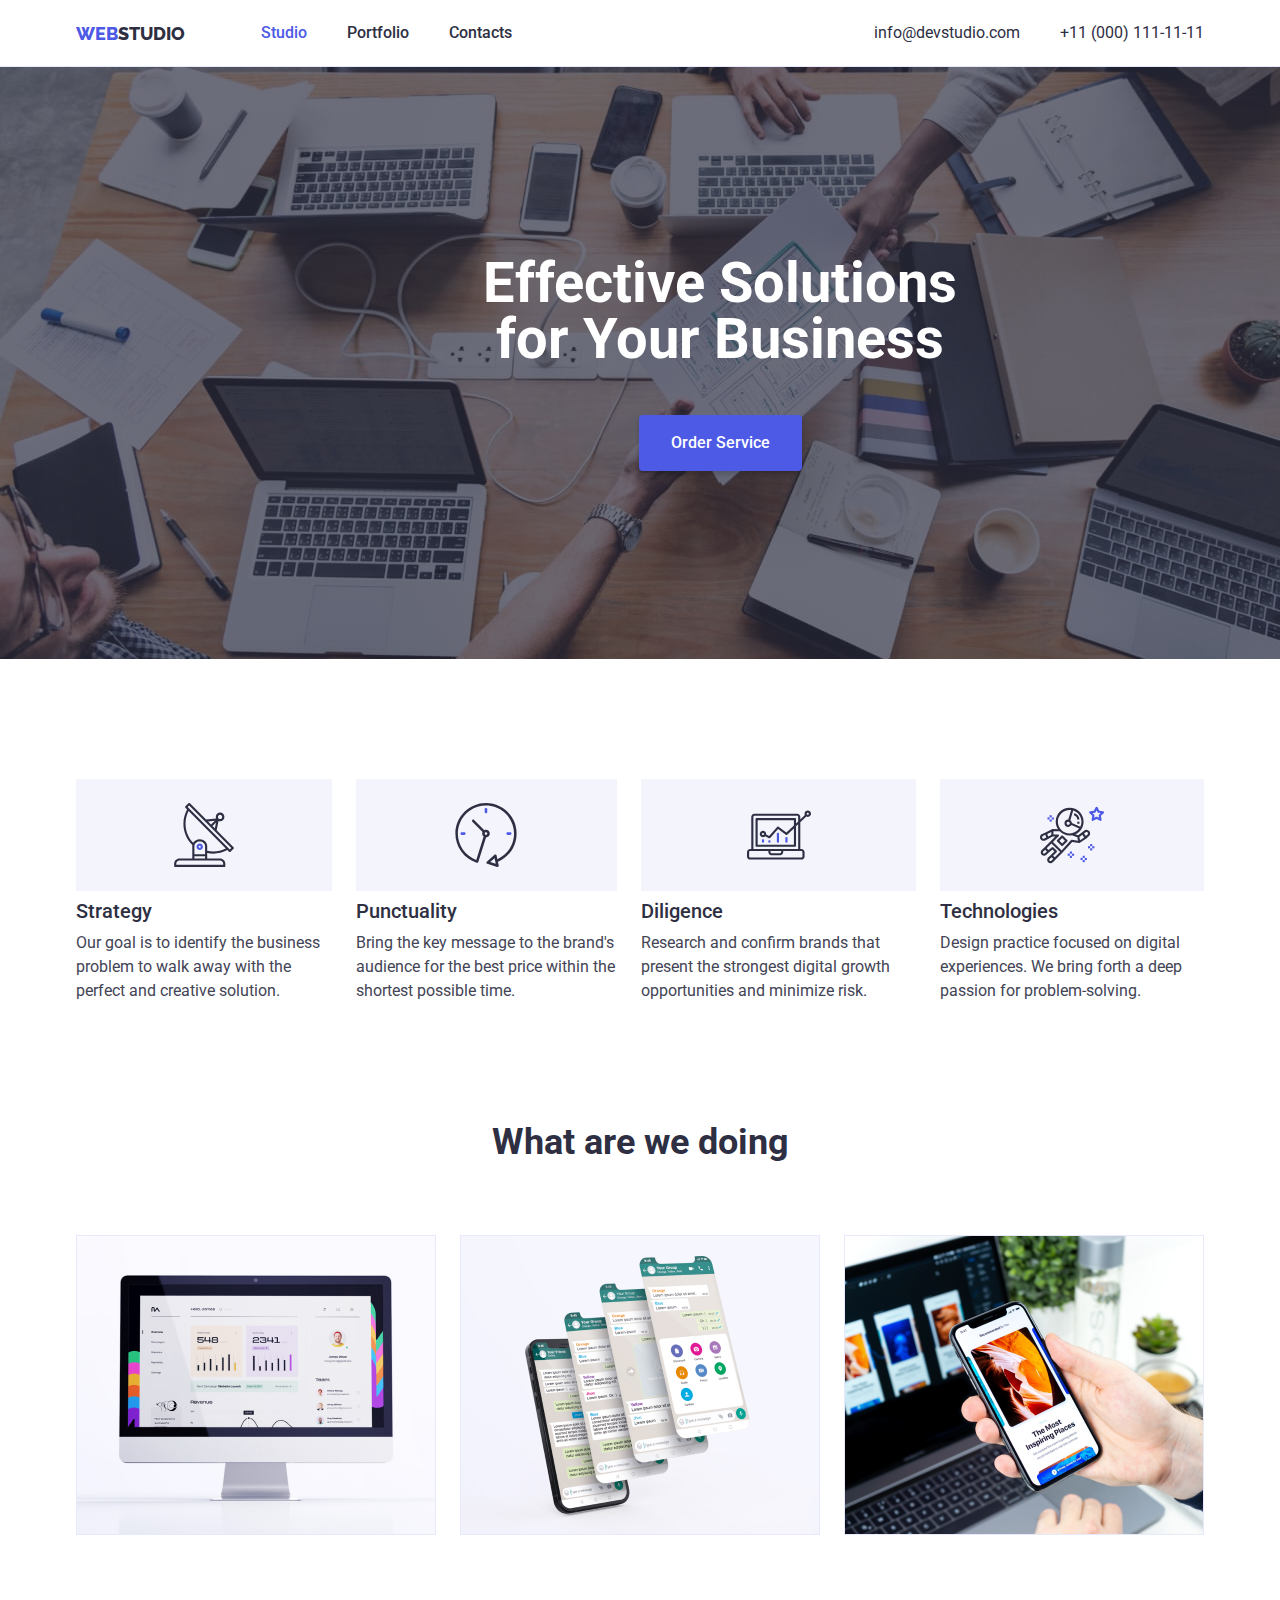
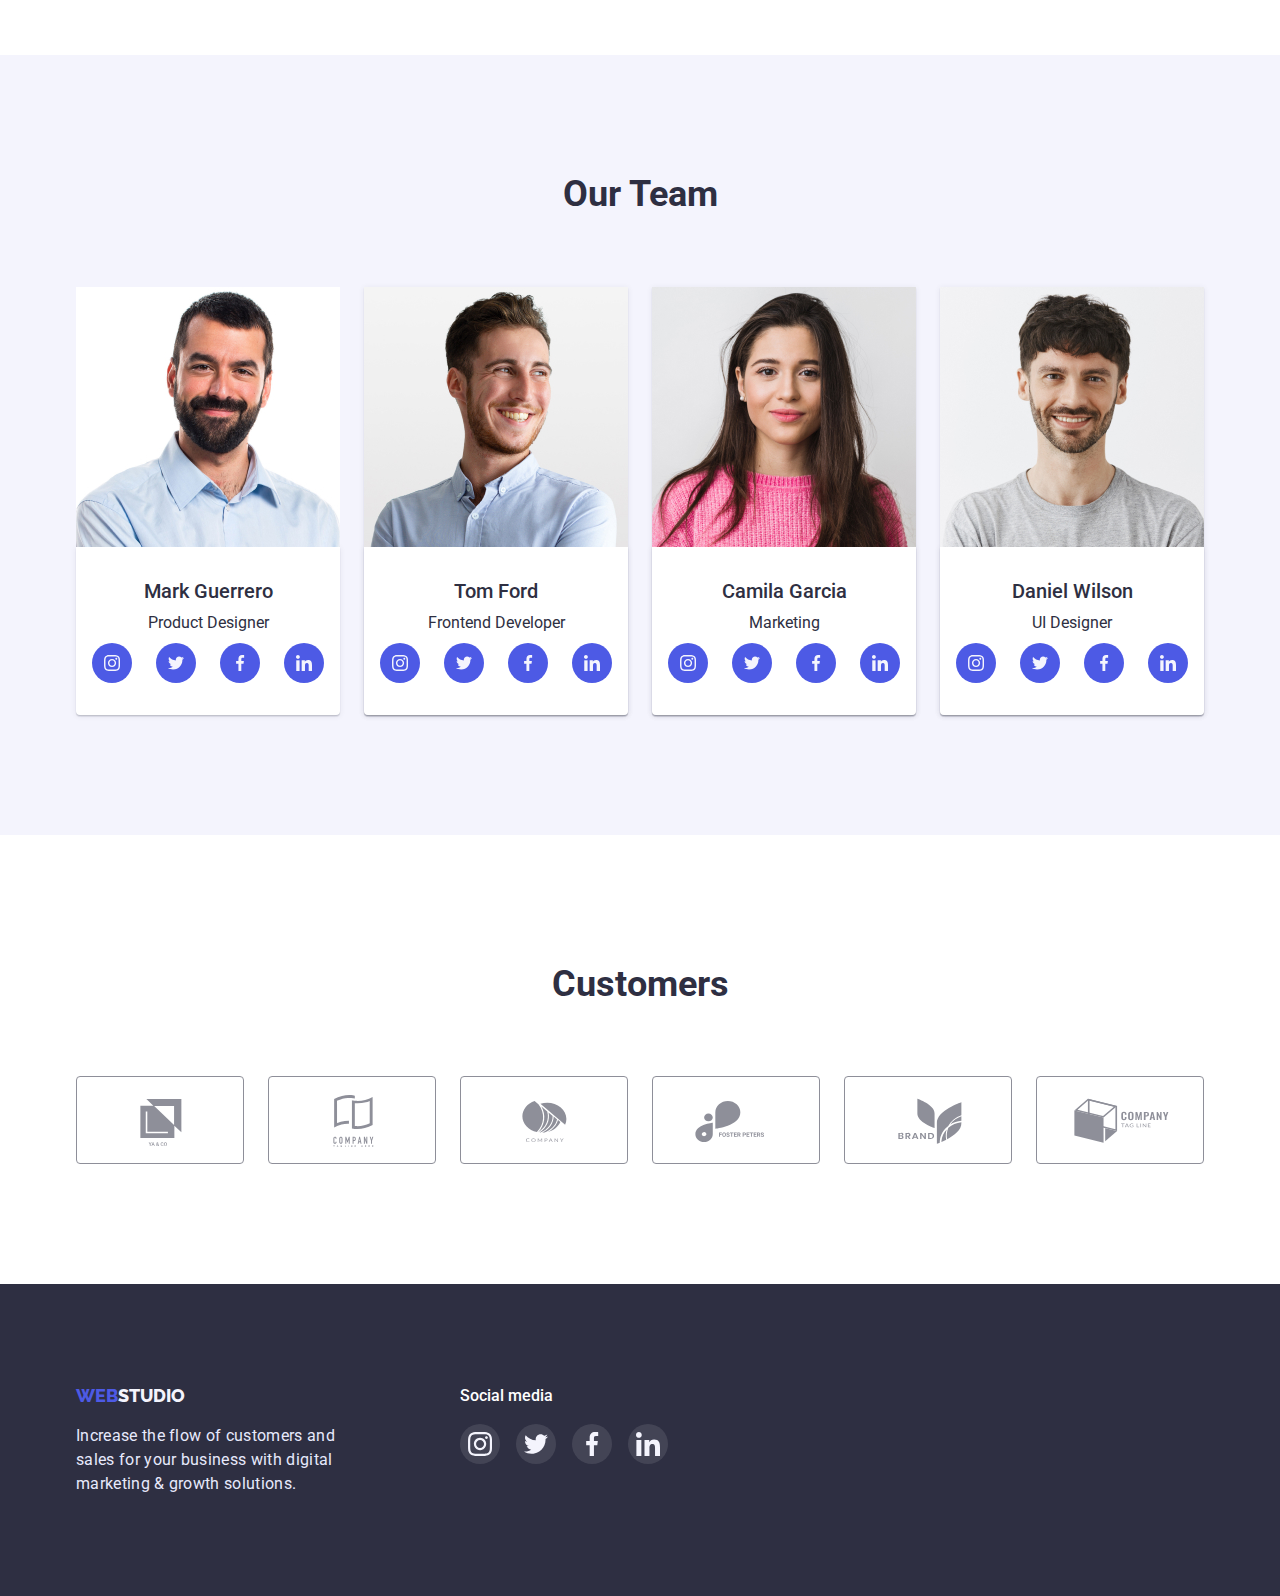
<file: index.html>
<!DOCTYPE html>
<html lang="en">
  <head>
    <meta charset="UTF-8" />
    <meta http-equiv="X-UA-Compatible" content="IE=edge" />
    <meta name="viewport" content="width=device-width, initial-scale=1.0" />
    <title>Document</title>

    <link
      rel="stylesheet"
      href="https://cdn.jsdelivr.net/npm/modern-normalize@1.1.0/modern-normalize.min.css"
    />

    <link
      href="https://fonts.googleapis.com/css2?family=Raleway:wght@800&family=Roboto:wght@400;500;700;900&display=swap"
      rel="stylesheet"
    />

    <link rel="stylesheet" href="./css/styles.css" />
  </head>
  <body>
    <header class="header-block">
      <div class="container header-container-blok">
        <nav class="header-container">
          <a href="index.html" class="logo-decoretion">
            <span class="logo">web</span
            ><span class="logo logo-black">studio</span></a
          >
          <ul class="link-block">
            <li><a class="link, current" href="./index.html">Studio</a></li>
            <li><a class="link" href="./portfolio.html">Portfolio</a></li>
            <li><a class="link" href="">Contacts</a></li>
          </ul>
        </nav>
        <ul class="contacts-block">
          <li>
            <a class="contacts" href="meilto:info@devstudio.com"
              >info@devstudio.com</a
            >
          </li>
          <li>
            <a class="contacts" href="tel:+110001111111">+11 (000) 111-11-11</a>
          </li>
        </ul>
      </div>
    </header>
    <main>
      <!--hero image-->

      <section class="hero">
        <div class="container hero-background">
          <h1 class="hero-name">Effective Solutions for Your Business</h1>
          <button type="button" class="hero-button">Order Service</button>
        </div>
      </section>

      <!--section 1-->
      <section class="section">
        <h2 hidden class="visuallyhidden">Title</h2>
        <ul class="link-style container">
          <li class="link-style-background">
            <div class="icon-link">
              <svg class="" width="64" height="64">
                <use href="./images/icons.svg#icon-antenna"></use>
              </svg>
            </div>
            <h3 class="feature">Strategy</h3>
            <p class="feature-text">
              Our goal is to identify the business problem to walk away with the
              perfect and creative solution.
            </p>
          </li>
          <li class="link-style-background">
            <div class="icon-link">
              <svg class="" width="64" height="64">
                <use href="./images/icons.svg#icon-clock"></use>
              </svg>
            </div>
            <h3 class="feature">Punctuality</h3>
            <p class="feature-text">
              Bring the key message to the brand's audience for the best price
              within the shortest possible time.
            </p>
          </li>
          <li class="link-style-background">
            <div class="icon-link">
              <svg class="" width="64" height="64">
                <use href="./images/icons.svg#icon-diagram"></use>
              </svg>
            </div>
            <h3 class="feature">Diligence</h3>
            <p class="feature-text">
              Research and confirm brands that present the strongest digital
              growth opportunities and minimize risk.
            </p>
          </li>
          <li class="link-style-background">
            <div class="icon-link">
              <svg class="" width="64" height="64">
                <use href="./images/icons.svg#icon-astronaut"></use>
              </svg>
            </div>
            <h3 class="feature">Technologies</h3>
            <p class="feature-text">
              Design practice focused on digital experiences. We bring forth a
              deep passion for problem-solving.
            </p>
          </li>
        </ul>
      </section>
      <!--section 2-->
      <section class="section-two section">
        <div class="container">
          <h2 class="section-name">What are we doing</h2>
          <ul class="img-block">
            <li class="team-card-one">
              <img
                src="./images/img1.jpg"
                alt="img1"
                width="360"
                height="300"
              />
            </li>
            <li class="img-block-link">
              <img
                src="./images/img2.jpg"
                alt="img2"
                width="360"
                height="300"
              />
            </li>
            <li class="img-block-link">
              <img
                src="./images/img3.jpg"
                alt="img3"
                width="360"
                height="300"
              />
            </li>
          </ul>
        </div>
      </section>
      <!--selection 3-->
      <section class="team-section">
        <div class="container section">
          <h2 class="section-name">Our Team</h2>

          <ul class="team-block">
            <li class="team-card-one">
              <img
                src="./images/img-3.jpg"
                alt="Mark"
                width="264"
                height="260"
              />
              <div class="team-wrapper">
                <h3 class="subtitle">Mark Guerrero</h3>
                <p class="text">Product Designer</p>
                <ul class="socials list">
                  <li>
                    <a
                      class="link-social"
                      href="https://www.instagram.com/"
                      aria-label="instagram"
                      target="_blank"
                      rel="noopener norefrrer"
                    >
                      <svg class="socials-icon" width="16" height="16">
                        <use href="./images/icons.svg#icon-instagram"></use>
                      </svg>
                    </a>
                  </li>
                  <li>
                    <a
                      class="link-social"
                      href="https://twitter.com"
                      aria-label="twitter"
                      target="_blank"
                      rel="noopener norefrrer"
                    >
                      <svg class="socials-icon" width="16" height="16">
                        <use href="./images/icons.svg#icon-twitter"></use>
                      </svg>
                    </a>
                  </li>
                  <li>
                    <a
                      class="link-social"
                      href="https://www.facebook.com/"
                      aria-label="facebook"
                      target="_blank"
                      rel="noopener norefrrer"
                      ><svg class="socials-icon" width="16" height="16">
                        <use href="./images/icons.svg#icon-facebook"></use>
                      </svg>
                    </a>
                  </li>
                  <li>
                    <a
                      class="link-social"
                      href="https://linkedin.com"
                      aria-label="linkedin"
                      target="_blank"
                      rel="noopener norefrrer"
                    >
                      <svg class="socials-icon" width="16" height="16">
                        <use href="./images/icons.svg#icon-linkedin"></use>
                      </svg>
                    </a>
                  </li>
                </ul>
              </div>
            </li>
            <li class="team-card">
              <img
                src="./images/img-2.jpg"
                alt="Tom"
                width="264"
                height="260"
              />
              <div class="team-wrapper">
                <h3 class="subtitle">Tom Ford</h3>
                <p class="text">Frontend Developer</p>
                <ul class="socials list">
                  <li>
                    <a
                      class="link-social"
                      href="https://www.instagram.com/"
                      aria-label="instagram"
                      target="_blank"
                      rel="noopener norefrrer"
                    >
                      <svg class="socials-icon" width="16" height="16">
                        <use href="./images/icons.svg#icon-instagram"></use>
                      </svg>
                    </a>
                  </li>
                  <li>
                    <a
                      class="link-social"
                      href="https://twitter.com"
                      aria-label="twitter"
                      target="_blank"
                      rel="noopener norefrrer"
                    >
                      <svg class="socials-icon" width="16" height="16">
                        <use href="./images/icons.svg#icon-twitter"></use>
                      </svg>
                    </a>
                  </li>
                  <li>
                    <a
                      class="link-social"
                      href="https://www.facebook.com/"
                      aria-label="facebook"
                      target="_blank"
                      rel="noopener norefrrer"
                      ><svg class="socials-icon" width="16" height="16">
                        <use href="./images/icons.svg#icon-facebook"></use>
                      </svg>
                    </a>
                  </li>
                  <li>
                    <a
                      class="link-social"
                      href="https://linkedin.com"
                      aria-label="linkedin"
                      target="_blank"
                      rel="noopener norefrrer"
                    >
                      <svg class="socials-icon" width="16" height="16">
                        <use href="./images/icons.svg#icon-linkedin"></use>
                      </svg>
                    </a>
                  </li>
                </ul>
              </div>
            </li>
            <li class="team-card">
              <img
                src="./images/img-1.jpg"
                alt="Camila"
                width="264"
                height="260"
              />
              <div class="team-wrapper">
                <h3 class="subtitle">Camila Garcia</h3>
                <p class="text">Marketing</p>
                <ul class="socials list">
                  <li>
                    <a
                      class="link-social"
                      href="https://www.instagram.com/"
                      aria-label="instagram"
                      target="_blank"
                      rel="noopener norefrrer"
                    >
                      <svg class="socials-icon" width="16" height="16">
                        <use href="./images/icons.svg#icon-instagram"></use>
                      </svg>
                    </a>
                  </li>
                  <li>
                    <a
                      class="link-social"
                      href="https://twitter.com"
                      aria-label="twitter"
                      target="_blank"
                      rel="noopener norefrrer"
                    >
                      <svg class="socials-icon" width="16" height="16">
                        <use href="./images/icons.svg#icon-twitter"></use>
                      </svg>
                    </a>
                  </li>
                  <li>
                    <a
                      class="link-social"
                      href="https://www.facebook.com/"
                      aria-label="facebook"
                      target="_blank"
                      rel="noopener norefrrer"
                      ><svg class="socials-icon" width="16" height="16">
                        <use href="./images/icons.svg#icon-facebook"></use>
                      </svg>
                    </a>
                  </li>
                  <li>
                    <a
                      class="link-social"
                      href="https://linkedin.com"
                      aria-label="linkedin"
                      target="_blank"
                      rel="noopener norefrrer"
                    >
                      <svg class="socials-icon" width="16" height="16">
                        <use href="./images/icons.svg#icon-linkedin"></use>
                      </svg>
                    </a>
                  </li>
                </ul>
              </div>
            </li>
            <li class="team-card">
              <img
                src="./images/img.jpg"
                alt="Daniel"
                width="264"
                height="260"
              />
              <div class="team-wrapper">
                <h3 class="subtitle">Daniel Wilson</h3>
                <p class="text">UI Designer</p>
                <ul class="socials list">
                  <li>
                    <a
                      class="link-social"
                      href="https://www.instagram.com/"
                      aria-label="instagram"
                      target="_blank"
                      rel="noopener norefrrer"
                    >
                      <svg class="socials-icon" width="16" height="16">
                        <use href="./images/icons.svg#icon-instagram"></use>
                      </svg>
                    </a>
                  </li>
                  <li>
                    <a
                      class="link-social"
                      href="https://twitter.com"
                      aria-label="twitter"
                      target="_blank"
                      rel="noopener norefrrer"
                    >
                      <svg class="socials-icon" width="16" height="16">
                        <use href="./images/icons.svg#icon-twitter"></use>
                      </svg>
                    </a>
                  </li>
                  <li>
                    <a
                      class="link-social"
                      href="https://www.facebook.com/"
                      aria-label="facebook"
                      target="_blank"
                      rel="noopener norefrrer"
                      ><svg class="socials-icon" width="16" height="16">
                        <use href="./images/icons.svg#icon-facebook"></use>
                      </svg>
                    </a>
                  </li>
                  <li>
                    <a
                      class="link-social"
                      href="https://linkedin.com"
                      aria-label="linkedin"
                      target="_blank"
                      rel="noopener norefrrer"
                    >
                      <svg class="socials-icon" width="16" height="16">
                        <use href="./images/icons.svg#icon-linkedin"></use>
                      </svg>
                    </a>
                  </li>
                </ul>
              </div>
            </li>
          </ul>
        </div>
      </section>
      <!-- selection 4 -->
      <section class="section">
        <div class="container">
          <h2 class="section-name customers-name">Customers</h2>
          <ul class="customers-link">
            <li class="customers-links"> <a href="" class="section-customers">
              <svg class="customers-icon" width="104" height="56">
                <use href="./images/icons.svg#icon-Logoone"></use>
              </svg> </a>
            </li>
            <li class="customers-links"> <a href="" class="section-customers">
              <svg class="customers-icon" width="104" height="56">
                <use href="./images/icons.svg#icon-Logotwo"></use>
              </svg> </a>
            </li>
            <li class="customers-links"> <a href="" class="section-customers">
              <svg class="customers-icon" width="104" height="56">
                <use href="./images/icons.svg#icon-Logothree"></use>
              </svg> </a>
            </li>
            <li class="customers-links"> <a href="" class="section-customers">
              <svg class="customers-icon" width="104" height="56">
                <use href="./images/icons.svg#icon-Logofour"></use>
              </svg> </a>
            </li>
            <li class="customers-links"> <a href="" class="section-customers">
              <svg class="customers-icon" width="104" height="56">
                <use href="./images/icons.svg#icon-Logofive"></use>
              </svg> </a>
            </li>
            <li class="customers-links"> <a href="" class="section-customers">
              <svg class="customers-icon" width="104" height="56">
                <use href="./images/icons.svg#icon-Logosix"></use>
              </svg> </a>
            </li>
          </ul>
        </div>
      </section>
    </main>
    <!--Footer-->
    <footer class="background-footer">
      <div class="footer-section container">
        <div class="footer-block">
          <a class="logo-decoretion" href="index.html">
            <span class="logo">web</span
            ><span class="logo logo-white">studio</span></a
          >
          <p class="footer-text">
            Increase the flow of customers and sales for your business with
            digital marketing & growth solutions.
          </p>
        </div>
        <div class="footer-social">
          <p class="footer-h">Social media</p>
          <ul class="socials list social-list">
            <li>
              <a
                class="link-social link-social-footer"
                href="https://www.instagram.com/"
                aria-label="instagram"
                target="_blank"
                rel="noopener norefrrer"
              >
                <svg class="socials-icon" width="24" height="24">
                  <use href="./images/icons.svg#icon-instagram"></use>
                </svg>
              </a>
            </li>
            <li>
              <a
                class="link-social link-social-footer"
                href="https://twitter.com"
                aria-label="twitter"
                target="_blank"
                rel="noopener norefrrer"
              >
                <svg class="socials-icon" width="24" height="24">
                  <use href="./images/icons.svg#icon-twitter"></use>
                </svg>
              </a>
            </li>
            <li>
              <a
                class="link-social link-social-footer"
                href="https://www.facebook.com/"
                aria-label="facebook"
                target="_blank"
                rel="noopener norefrrer"
                ><svg class="socials-icon" width="24" height="24">
                  <use href="./images/icons.svg#icon-facebook"></use>
                </svg>
              </a>
            </li>
            <li>
              <a
                class="link-social link-social-footer"
                href="https://linkedin.com"
                aria-label="linkedin"
                target="_blank"
                rel="noopener norefrrer"
              >
                <svg class="socials-icon" width="24" height="24">
                  <use href="./images/icons.svg#icon-linkedin"></use>
                </svg>
              </a>
            </li>
          </ul>
        </div>
      </div>
    </footer>
  </body>
</html>
</file>
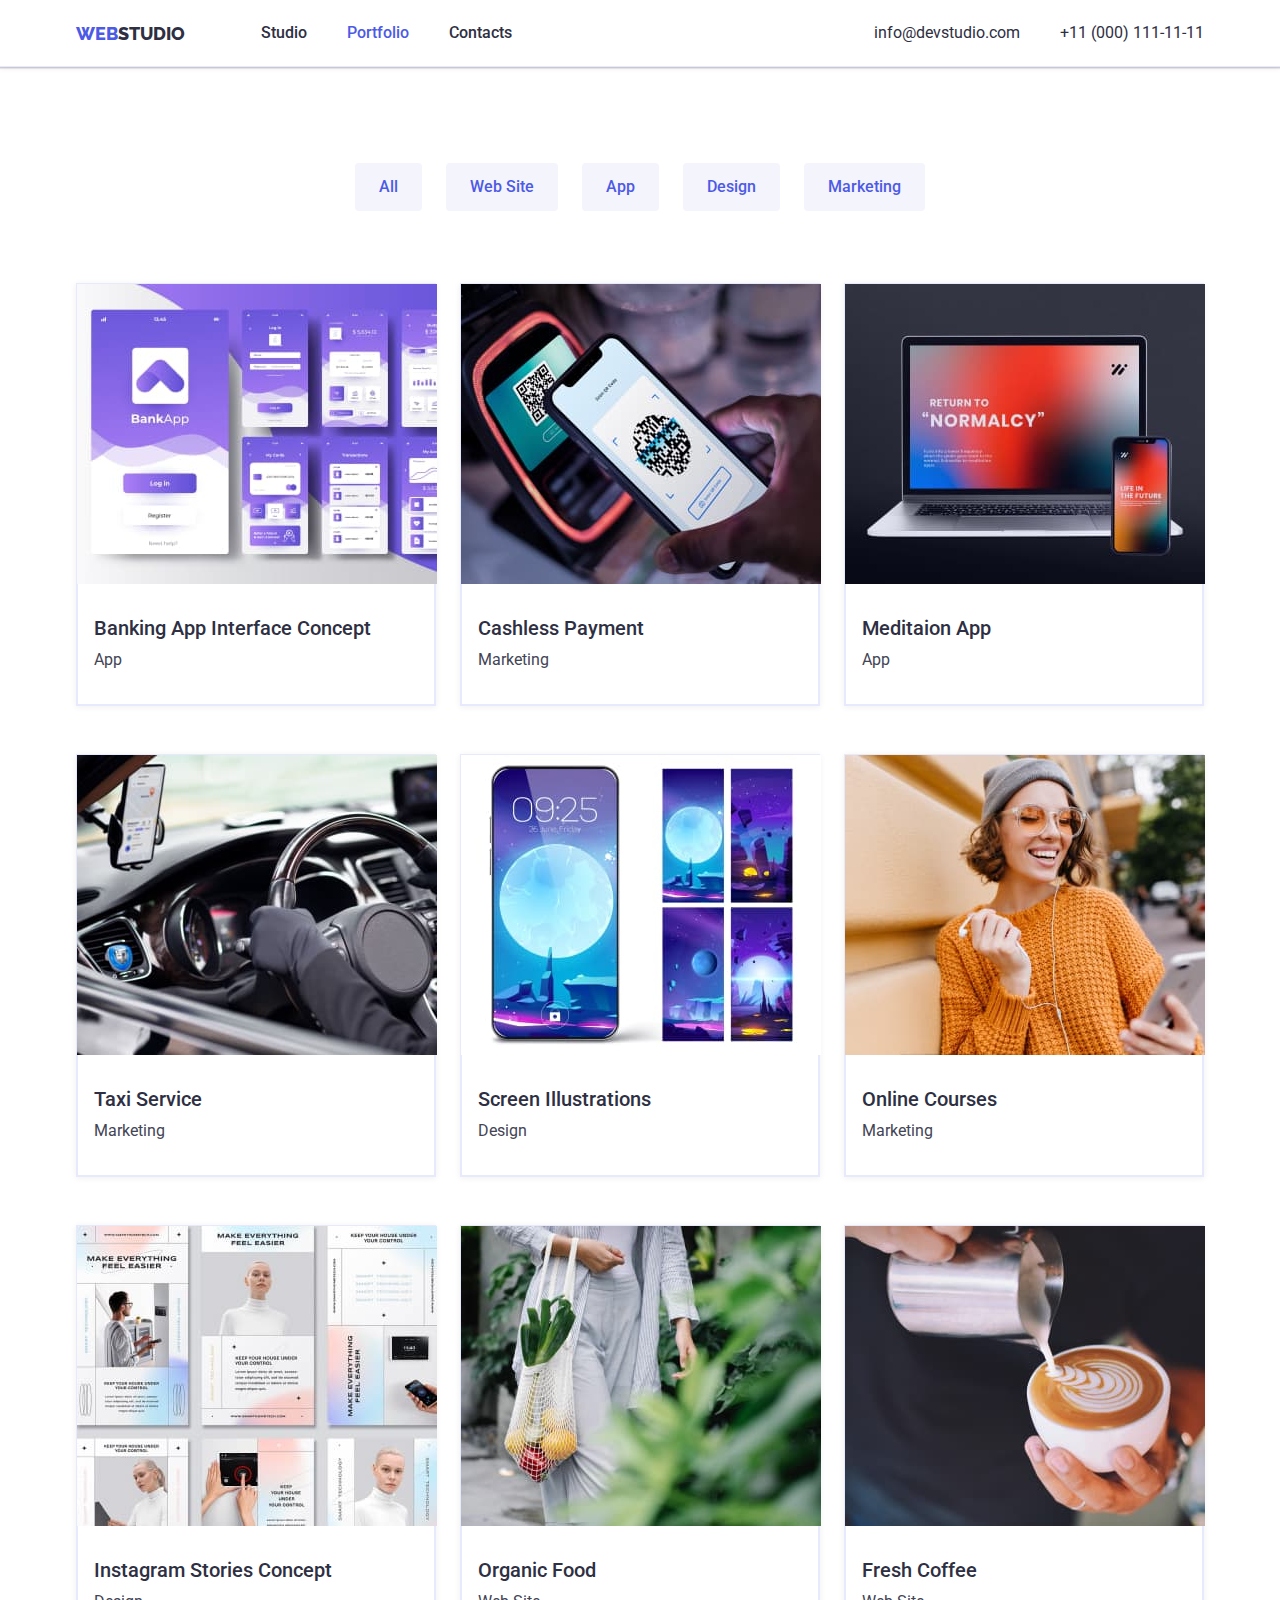
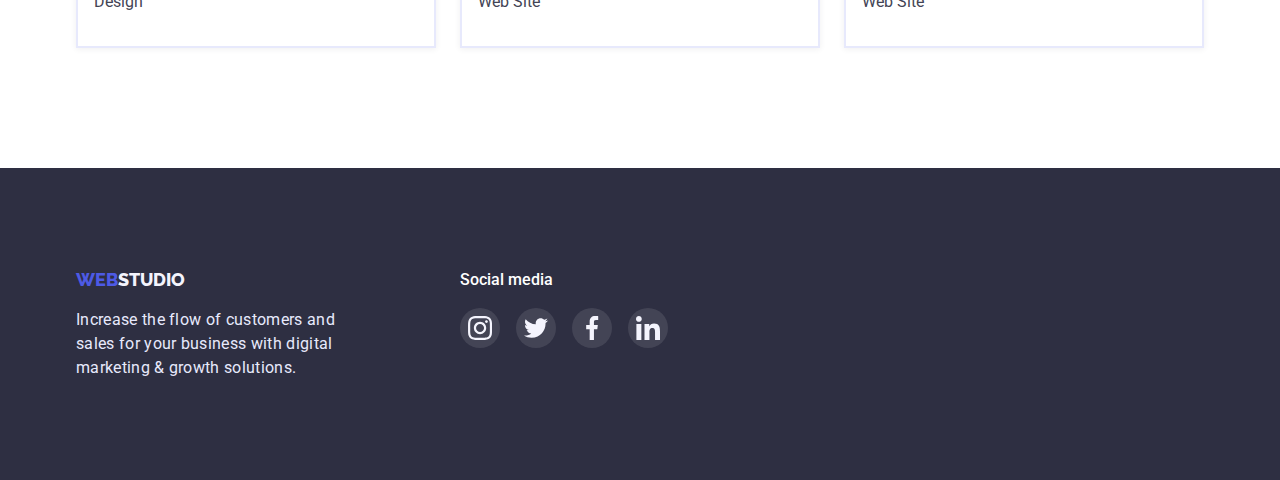
<file: portfolio.html>
<!DOCTYPE html>
<html lang="en">
  <head>
    <meta charset="UTF-8" />
    <meta http-equiv="X-UA-Compatible" content="IE=edge" />
    <meta name="viewport" content="width=device-width, initial-scale=1.0" />
    <title>Document</title>

    <link
      rel="stylesheet"
      href="https://cdn.jsdelivr.net/npm/modern-normalize@1.1.0/modern-normalize.min.css"
    />

    <link
      href="https://fonts.googleapis.com/css2?family=Raleway:wght@800&family=Roboto:wght@400;500;700&display=swap"
      rel="stylesheet"
    />

    <link rel="stylesheet" href="./css/styles.css" />
  </head>
  <body>
    <header class="header-block">
      <div class="container header-container-blok">
        <nav class="header-container">
          <a href="index.html" class="logo-decoretion">
            <span class="logo">web</span
            ><span class="logo logo-black">studio</span></a
          >
          <ul class="link-block">
            <li><a class="link" href="./index.html">Studio</a></li>
            <li><a class="link, current" href="">Portfolio</a></li>
            <li><a class="link" href="">Contacts</a></li>
          </ul>
        </nav>
        <ul class="contacts-block">
          <li>
            <a class="contacts" href="meilto:info@devstudio.com"
              >info@devstudio.com</a
            >
          </li>
          <li>
            <a class="contacts" href="tel:+110001111111">+11 (000) 111-11-11</a>
          </li>
        </ul>
      </div>
    </header>
    <main>
      <section class="section portfolio-section">
        <div class="container">
          <h1 class="visuallyhidden">Portfolio</h1>
          <ul class="btn-section">
            <li><button class="btn" type="button">All</button></li>
            <li><button class="btn" type="button">Web Site</button></li>
            <li><button class="btn" type="button">App</button></li>
            <li><button class="btn" type="button">Design</button></li>
            <li><button class="btn" type="button">Marketing</button></li>
          </ul>
          <ul class="projeckt-list">
            <li class="projeckt-link">
              <a href="" class="portfolio-link"> <img src="./images/portfolio1.jpg" alt="list" />
              <div class="portfolio-wrapper">
                <h2 class="feature">Banking App Interface Concept</h2>
                <p class="feature-text">App</p>
              </div></a>
            </li>
            <li class="projeckt-link">
              <a href="" class="portfolio-link"> <img src="./images/portfolio2.jpg" alt="phone and terminal" />
              <div class="portfolio-wrapper">
                <h2 class="feature">Cashless Payment</h2>
                <p class="feature-text">Marketing</p>
              </div> </a>
            </li>
            <li class="projeckt-link">
              <a href="" class="portfolio-link"> <img src="./images/portfolio3.jpg" alt="phone and laptop" />
              <div class="portfolio-wrapper">
                <h2 class="feature">Meditaion App</h2>
                <p class="feature-text">App</p>
              </div> </a>
            </li>
            <li class="projeckt-link">
              <a href="" class="portfolio-link"> <img src="./images/portfolio4.jpg" alt="steering wheel" />
              <div class="portfolio-wrapper">
                <h2 class="feature">Taxi Service</h2>
                <p class="feature-text">Marketing</p>
              </div> </a>
            </li>
            <li class="projeckt-link">
              <a href="" class="portfolio-link"> <img src="./images/portfolio5.jpg" alt="phone screen" />
              <div class="portfolio-wrapper">
                <h2 class="feature">Screen Illustrations</h2>
                <p class="feature-text">Design</p>
              </div> </a>
            </li>
            <li class="projeckt-link">
             <a href="" class="portfolio-link">  <img
                src="./images/portfolio6.jpg"
                alt="girl in an orange sweater"
              />
              <div class="portfolio-wrapper">
                <h2 class="feature">Online Courses</h2>
                <p class="feature-text">Marketing</p>
              </div> </a>
            </li>
            <li class="projeckt-link">
              <a href="" class="portfolio-link"></a> <img
                src="./images/portfolio7.jpg"
                alt="Instagram Stories Concept"
              />
              <div class="portfolio-wrapper">
                <h2 class="feature">Instagram Stories Concept</h2>
                <p class="feature-text">Design</p>
              </div> </a>
            </li>
            <li class="projeckt-link">
              <a href="" class="portfolio-link"></a> <img src="./images/portfolio8.jpg" alt="fruit in a bag" />
              <div class="portfolio-wrapper">
                <h2 class="feature">Organic Food</h2>
                <p class="feature-text">Web Site</p>
              </div> </a>
            </li>
            <li class="projeckt-link">
              <a href="" class="portfolio-link"></a> <img src="./images/portfolio9.jpg" alt="coffee in a cap" />
              <div class="portfolio-wrapper">
                <h2 class="feature">Fresh Coffee</h2>
                <p class="feature-text">Web Site</p>
              </div> </a>
            </li>
          </ul>
        </div>
      </section>
    </main>

    <footer class="background-footer">
      <div class="footer-section container">
        <div class="footer-block">
          <a class="logo-decoretion" href="index.html">
            <span class="logo">web</span
            ><span class="logo logo-white">studio</span></a
          >
          <p class="footer-text">
            Increase the flow of customers and sales for your business with
            digital marketing & growth solutions.
          </p>
        </div>
        <div class="footer-social">
          <p class="footer-h">Social media</p>
          <ul class="socials list social-list">
            <li>
              <a
                class="link-social link-social-footer"
                href="https://www.instagram.com/"
                aria-label="instagram"
                target="_blank"
                rel="noopener norefrrer"
              >
                <svg class="socials-icon" width="24" height="24">
                  <use href="./images/icons.svg#icon-instagram"></use>
                </svg>
              </a>
            </li>
            <li>
              <a
                class="link-social link-social-footer"
                href="https://twitter.com"
                aria-label="twitter"
                target="_blank"
                rel="noopener norefrrer"
              >
                <svg class="socials-icon" width="24" height="24">
                  <use href="./images/icons.svg#icon-twitter"></use>
                </svg>
              </a>
            </li>
            <li>
              <a
                class="link-social link-social-footer"
                href="https://www.facebook.com/"
                aria-label="facebook"
                target="_blank"
                rel="noopener norefrrer"
                ><svg class="socials-icon" width="24" height="24">
                  <use href="./images/icons.svg#icon-facebook"></use>
                </svg>
              </a>
            </li>
            <li>
              <a
                class="link-social link-social-footer"
                href="https://linkedin.com"
                aria-label="linkedin"
                target="_blank"
                rel="noopener norefrrer"
              >
                <svg class="socials-icon" width="24" height="24">
                  <use href="./images/icons.svg#icon-linkedin"></use>
                </svg>
              </a>
            </li>
          </ul>
        </div>
      </div>
    </footer>
  </body>
</html>
</file>
<file: css/styles.css>
:root {
  /* font */
  --main-font: "Roboto", sans-serif;
  --secondary-font: "Raleway", sans-serif;

  /*text colors*/
  --hero-text-color: #ffffff;
  --accent-color: #4d5ae5;
  --primary-color-text: #2e2f42;
  --dark-text-color: #434455;
  --light-text-color: #e7e9fc;
  --button-text-color: #ffffff;
  --button-click-color: #404bbf;
  --customers-icon-color: #8e8f99;
  /* background colors*/

  --background-dark: #2e2f42;
  --background-light: #f4f4fd;
  --background-image: #e7e9fc;
}

h1 {
  margin: 0;
  padding: 0;
}
h2 {
  margin: 0;
  padding: 0;
}
h3 {
  margin: 0;
  padding: 0;
}
h4 {
  margin: 0;
  padding: 0;
}
p {
  margin: 0;
  padding: 0;
}
ul {
  margin: 0;
  padding: 0;
}

.current {
  color: var(--accent-color);
  text-decoration: none;
}

.current:hover,
.current:focus {
  color: var(--button-click-color);
}

img {
  display: block;
}

.visuallyhidden {
  border: 0;
  clip: rect(0 0 0 0);
  clip-path: inset(100%);
  height: 1px;
  margin: -1px;
  overflow: hidden;
  padding: 0;
  position: absolute;
  width: 1px;
  white-space: nowrap;
}

body {
  font-family: var(--main-font);
  color: var(--primary-color-text);
}

.container {
  width: 1158px;
  padding-left: 15px;
  padding-right: 15px;

  margin-left: auto;
  margin-right: auto;
}

.section {
  padding-top: 120px;
  padding-bottom: 120px;
}

/*header*/

.header-container {
  display: flex;
  align-items: center;
}

/*logo*/
.logo {
  font-family: var(--secondary-font);

  font-weight: 800;
  font-size: 18px;
  line-height: 1.3;

  text-decoration: none;
  text-transform: uppercase;
  color: var(--accent-color);
}

.logo-black {
  color: var(--primary-color-text);
}
.logo-white {
  color: var(--background-light);
}

.logo-decoretion {
  text-decoration: none;
  margin-right: 76px;
}
/*навигация*/
.link {
  text-decoration: none;
  color: currentColor;
  display: block;
}

ul {
  list-style-type: none;
}

.link:hover,
.link:focus {
  color: var(--button-click-color);
}

.link-block {
  display: flex;
  gap: 40px;
  padding-top: 24px;
  padding-bottom: 24px;

  font-family: "Roboto";

  font-weight: 500;
}

.contacts {
  font-weight: 400;
  font-size: 16px;
  line-height: 1.5;

  color: var(--primary-color-text);
  text-decoration: none;
}
.contacts-block {
  display: flex;
  gap: 40px;
  margin-left: auto;
  justify-content: flex-end;
  align-items: flex-start;
  color: var(--dark-text-color);
}

.contacts:hover,
.contacts:focus {
  color: var(--button-click-color);
}

.link-nav {
  display: flex;
  gap: 40px;
}

.header-container-blok {
  display: flex;
  align-items: center;
}

.header-block {
  display: flex;
  align-items: center;
  border-bottom: 1px solid #e7e9fc;
  box-shadow: 0px 2px 1px rgba(46, 47, 66, 0.08),
    0px 1px 1px rgba(46, 47, 66, 0.16), 0px 1px 6px rgba(46, 47, 66, 0.08);
}

/*hero*/

.hero {
  background: var(--background-dark);

  text-align: center;

  padding-top: 188px;
  padding-bottom: 188px;
  margin-right: auto;
  margin-left: auto;
  /*background-image: url(../images/people-office\ 1.jpg);*/
  background-size: cover;
  background-position: center;
  width: 1440px;
  background-image: linear-gradient(
      rgba(46, 47, 66, 0.7),
      rgba(46, 47, 66, 0.7)
    ),
    url(../images/people-office.jpg);
}

.hero-button {
  background: var(--accent-color);
  color: var(--button-text-color);
  box-shadow: 0px 4px 4px rgba(0, 0, 0, 0.15);
  font-weight: 500;
  font-size: 16px;
  line-height: 1.5;
  font-family: inherit;
  border-radius: 4px;

  padding: 16px 32px;
  border: none;
}

.hero-button:hover,
.hero-button:focus {
  background: var(--button-click-color);
  box-shadow: 0px 4px 4px rgba(0, 0, 0, 0.15);
  border-radius: 4px;
}

.hero-name {
  font-size: 56px;
  line-height: 1;
  color: var(--hero-text-color);
  max-width: 498px;
  margin-bottom: 48px;
  margin-left: auto;
  margin-right: auto;
  
}

/*section 1*/

.link-style {
  display: flex;
  align-items: center;
  gap: 24px;
}

.icon-link {
  background-color: var(--background-light);
  display: flex;
  justify-content: center;
  align-items: center;
height: 112px;
  margin-bottom: 8px;
}

.feature {
  font-weight: 500;
  font-size: 20px;
  line-height: 24px;
  flex: none;
  order: 0;
  flex-grow: 0;
  margin-bottom: 8px;
}

.feature-text {
  font-weight: 400;
  font-size: 16px;
  line-height: 24px;
  color: var(--dark-text-color);
}

/*section 2*/
.section-two {
  padding-top: 0;
}

.img-block {
  display: flex;
}

.img-block-link {
  margin-left: 24px;
}

/*section 3*/

.team-section {
  background-color: #f4f4fd;
}

.section-name {
  font-weight: 700;
  font-size: 36px;
  line-height: 1.1;

  text-align: center;

  margin-bottom: 72px;
}

.portfolio-section {
  padding-top: 96px;
}

.subtitle {
  font-weight: 500;
  font-size: 20px;
  line-height: 1.2;
  text-align: center;
  margin-bottom: 8px;
}

.text {
  font-weight: 400;
  font-size: 16px;
  line-height: 1.5;
  text-align: center;
  margin-bottom: 8px;
}

.socials {
  display: flex;
  justify-content: center;
  gap: 24px;
}

.link-social {
  display: flex;
  align-items: center;
  justify-content: center;
  width: 40px;
  height: 40px;
  background-color: var(--accent-color);
  border-radius: 50%;
  color: var(--background-light);
}

.link-social:hover,
.link-social:focus {
  background-color: var(--button-click-color);
}

.socials-icon {
  fill: var(--background-light);
}

/*footer*/

.link-social-footer {
  background-color: rgba(255, 255, 255, 0.1);
}

.social-list {
  gap: 16px;
}

.link-social-footer:hover,
.link-social-footer:focus {
  background-color: #31D0AA;
}


.background-footer {
  background: var(--background-dark);
  padding-top: 100px;
  padding-bottom: 100px;
}
.footer-text {
  color: var(--light-text-color);
  font-weight: 400;
  font-size: 16px;
  line-height: 1.5;
  letter-spacing: 0.02em;

  width: 264px;
  padding-top: 16px;
}

/* .footer-block {
  
} */

.footer-h {
  color: var(--button-text-color);
  font-family: "Roboto";

  font-weight: 500;
  font-size: 16px;
  line-height: 24px;
  margin-bottom: 16px;
}

.footer-section {
  display: flex;
  gap: 120px;
}


/* selection 4 */

.customers-links {
  width: 168px;
  height: 88px;
}

.section-customers{ 
  width: 100%;
  height: 100%;
  color: var(--customers-icon-color);
  border: 1px solid var(--customers-icon-color);
  border-radius: 4px;
  display: flex; 
  justify-content: center;
 align-items: center;
}
.customers-link {
   display: flex;
   justify-content: center;
   align-items: center;
   gap: 24px;
}

.customers-icon { 
  fill: currentColor

  
}

.section-customers:hover,
.section-customers:focus {
  color: var(--button-click-color);
  border: 1px solid var(--button-click-color);
}



.customers-name {
  margin-top: 10px;
  margin-bottom: 72px;
}

/*button*/
.btn {
  background: var(--background-light);
  color: var(--accent-color);

  font-weight: 500;
  font-size: 16px;
  line-height: 1.5;
  border: none;
  border-radius: 4px;
  padding: 12px 24px;
}

.btn:hover,
.btn:focus {
  background: var(--button-click-color);
  box-shadow: 0px 3px 1px rgba(0, 0, 0, 0.1), 0px 2px 1px rgba(0, 0, 0, 0.08),
    0px 2px 2px rgba(0, 0, 0, 0.12);
  color: var(--button-text-color);
  font-weight: 500;
  font-size: 16px;
  line-height: 1.5;
}

/*PORTFOLIO*/

.btn-section {
  display: flex;
  justify-content: center;
  gap: 24px;
  margin-bottom: 72px;
}

.projeckt-list {
  display: flex;
  column-gap: 24px;
  row-gap: 48px;
  flex-wrap: wrap;

  padding: 0;
}

.projeckt-list:nth-child(3n) {
  margin-left: 0;
}
.projeckt-list:nth-child(n + 3) {
  margin-top: 48px;
}

.team-block {
  display: flex;
}
.team-card-one {
  margin-left: 0;
}
.team-card {
  margin-left: 24px;
  box-shadow: 0px 1px 6px rgba(46, 47, 66, 0.08),
    0px 1px 1px rgba(46, 47, 66, 0.16), 0px 2px 1px rgba(46, 47, 66, 0.08);
  border-radius: 0px 0px 4px 4px;
}

.projeckt-link {
  width: calc((100% - 2 * 24px) / 3);
  border: 1px solid var(--background-image);
  box-shadow: 0px 1px 6px rgba(46, 47, 66, 0.08);
}

.projeckt-link:hover,
.projeckt-link:focus {
  
  box-shadow: 0px 1px 6px rgba(46, 47, 66, 0.08),
    0px 1px 1px rgba(46, 47, 66, 0.16), 0px 2px 1px rgba(46, 47, 66, 0.08);
}

.team-wrapper {
  padding-top: 32px;
  padding-bottom: 32px;
  background: #ffffff;
  box-shadow: 0px 1px 6px rgba(46, 47, 66, 0.08),
    0px 1px 1px rgba(46, 47, 66, 0.16), 0px 2px 1px rgba(46, 47, 66, 0.08);
  border-radius: 0px 0px 4px 4px;
}

.portfolio-wrapper {
  padding: 32px 16px;

  border: 1px solid #e7e9fc;
  border-top: none;
}
  
.portfolio-link {
  display: block;
  text-decoration: none;
  color: var(--background-dark);
}
</file>
